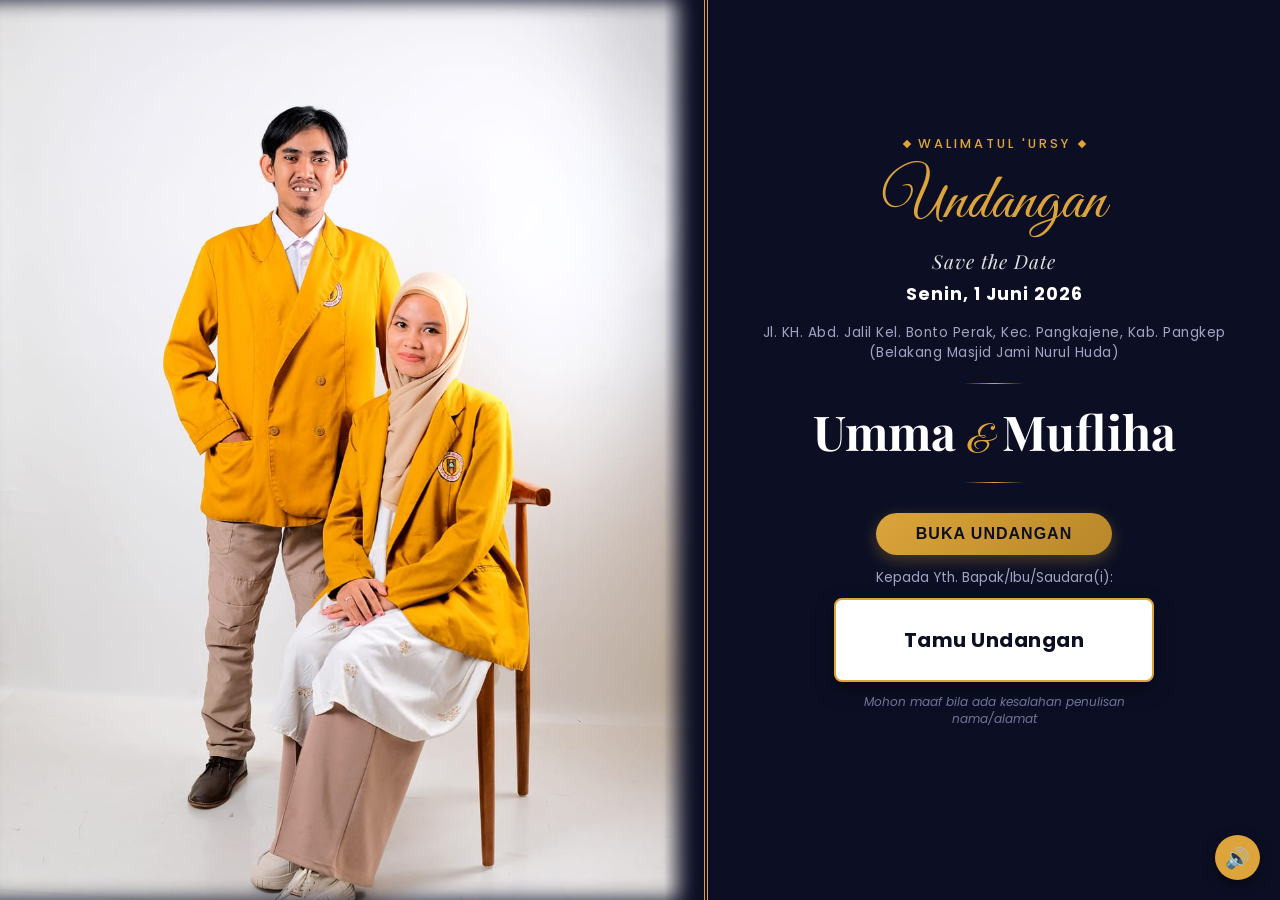
<file: index.html>
<!DOCTYPE html>
<html lang="id">
  <head>
    <meta charset="UTF-8">
    <meta name="viewport" content="width=device-width, initial-scale=1.0">
    <title>Undangan Pernikahan - Umma & Mufliha</title>
    <link rel="stylesheet" href="./css/style.css">
  </head>
  <body>
    <div class="container">
      <div class="hero">
        <div class="image-wrapper"></div>
        <div class="overlay">
          <div class="cultural-badge">
            <span class="diamond"></span>
            <span class="badge-text">Walimatul 'Ursy</span>
            <span class="diamond"></span>
          </div>
          
          <h2 class="subtitle gold-text">Undangan</h2>
          <h3 class="save-the-date">Save the Date</h3>
          <p class="date-text">Senin, 1 Juni 2026</p>
          <p class="location-text">Jl. KH. Abd. Jalil Kel. Bonto Perak, Kec. Pangkajene, Kab. Pangkep
          (Belakang Masjid Jami Nurul Huda)</p>
          
          <div class="line-divider"></div>
          <h1 class="title">Umma <span class="and-symbol">&</span> Mufliha</h1>
          <div class="line-divider"></div>
          
          <div class="invitation-box">
             <button id="openBtn">Buka Undangan</button>
            <p class="to">Kepada Yth. Bapak/Ibu/Saudara(i):</p>
            <div class="guest-name-box">
              <p class="name" id="guestName">Tamu Undangan</p>
            </div>
            <p class="apology">Mohon maaf bila ada kesalahan penulisan nama/alamat</p>
          </div>
        </div>
      </div>
    </div>

    <button id="soundToggle">🔊</button>
    
    <script src="./Index.js"></script>
    <script>
      function getQueryParam(param) {
        const urlParams = new URLSearchParams(window.location.search);
        return urlParams.get(param);
      }

      const namaTamu = getQueryParam("to");
      const elemenNama = document.getElementById("guestName");
      
      if (namaTamu) {
        const namaFormatted = decodeURIComponent(namaTamu.replace(/\+/g, " "));
        elemenNama.textContent = namaFormatted;
      } else {
        elemenNama.textContent = "Tamu Undangan";
      }
    </script>
  </body>
</html>
</file>
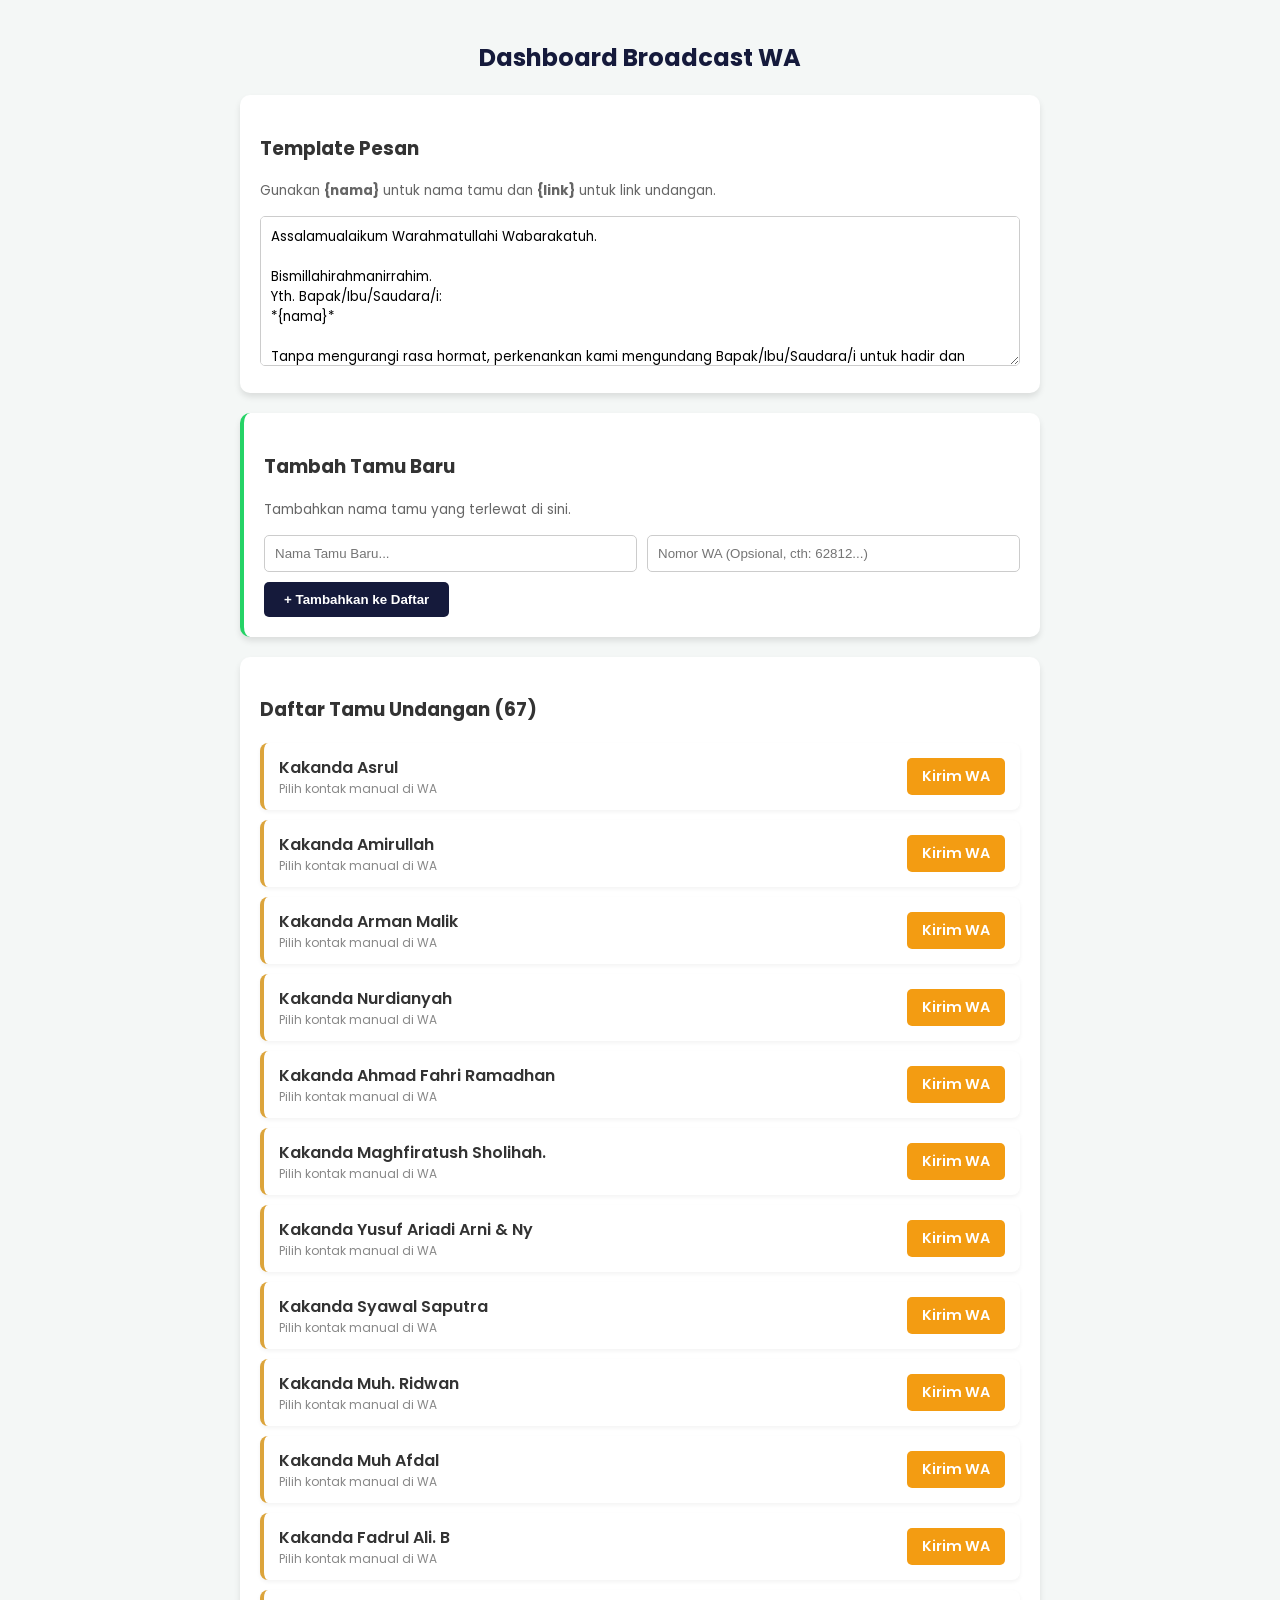
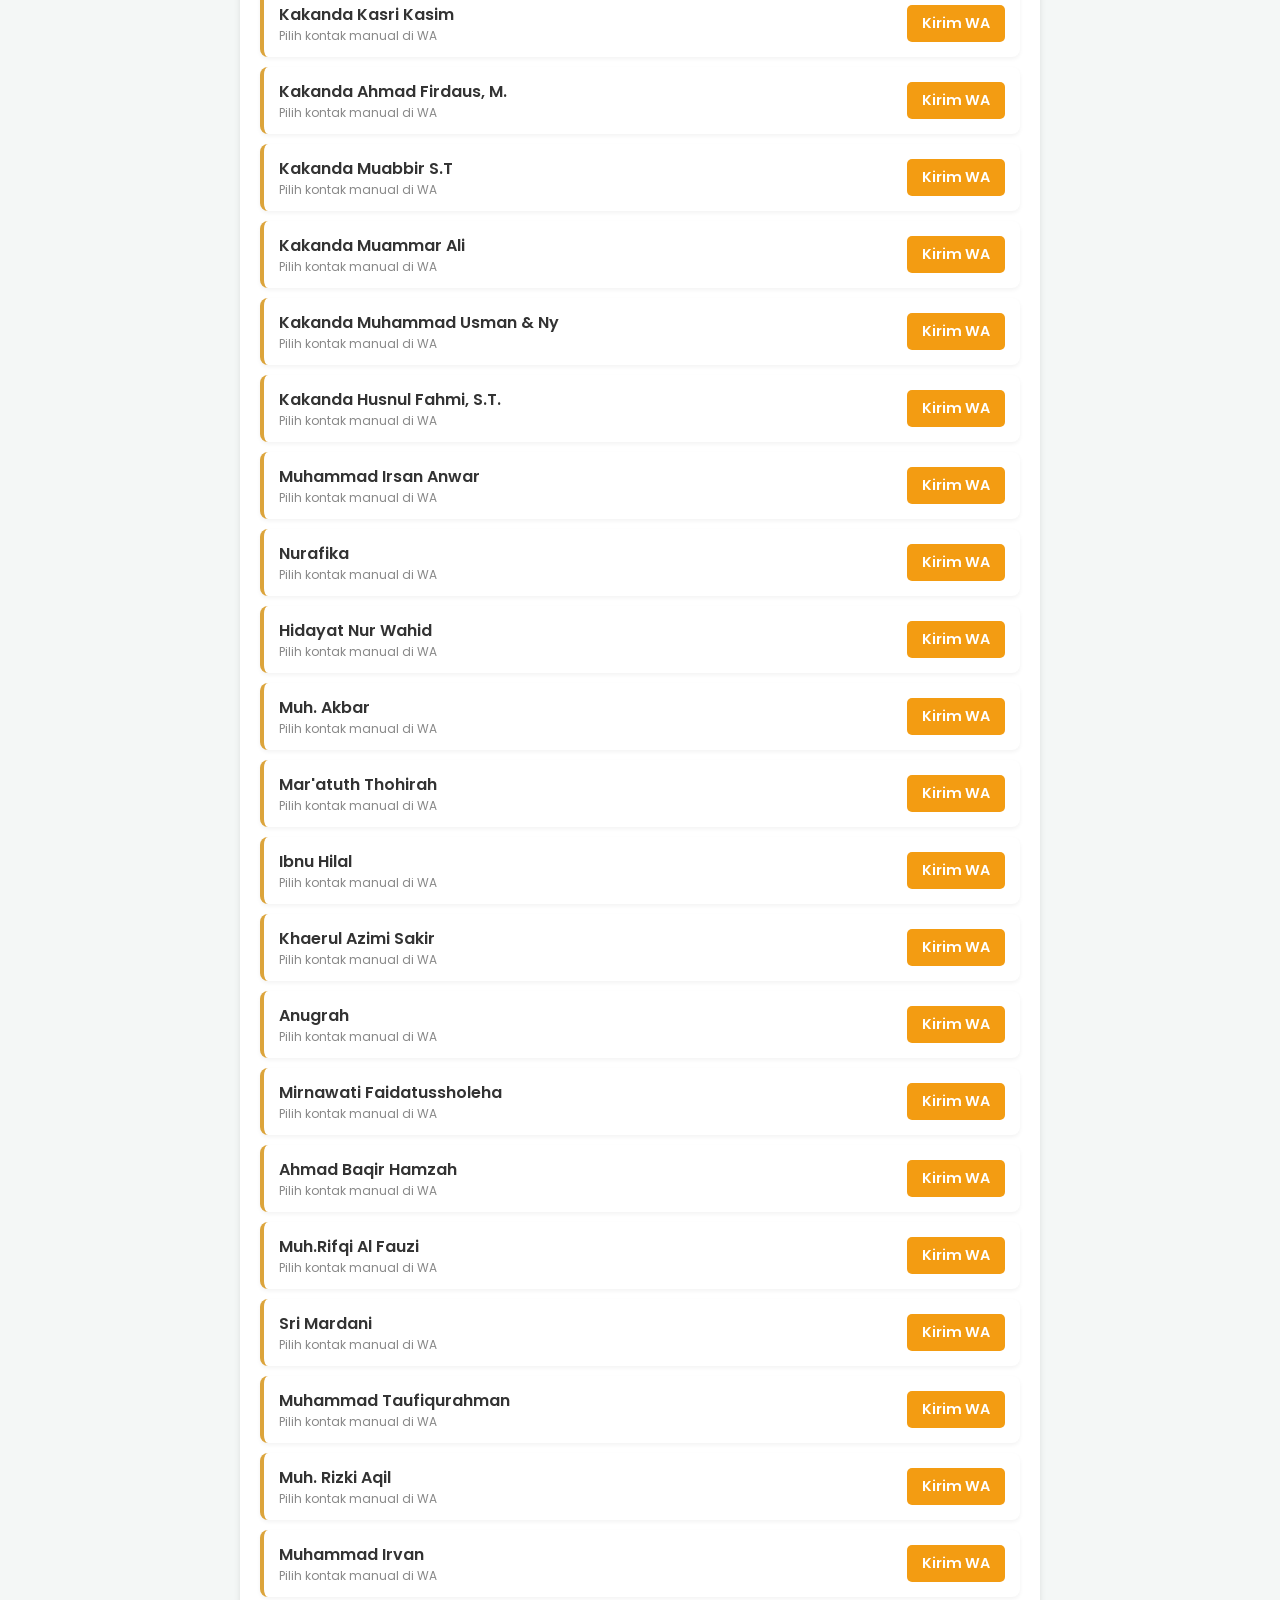
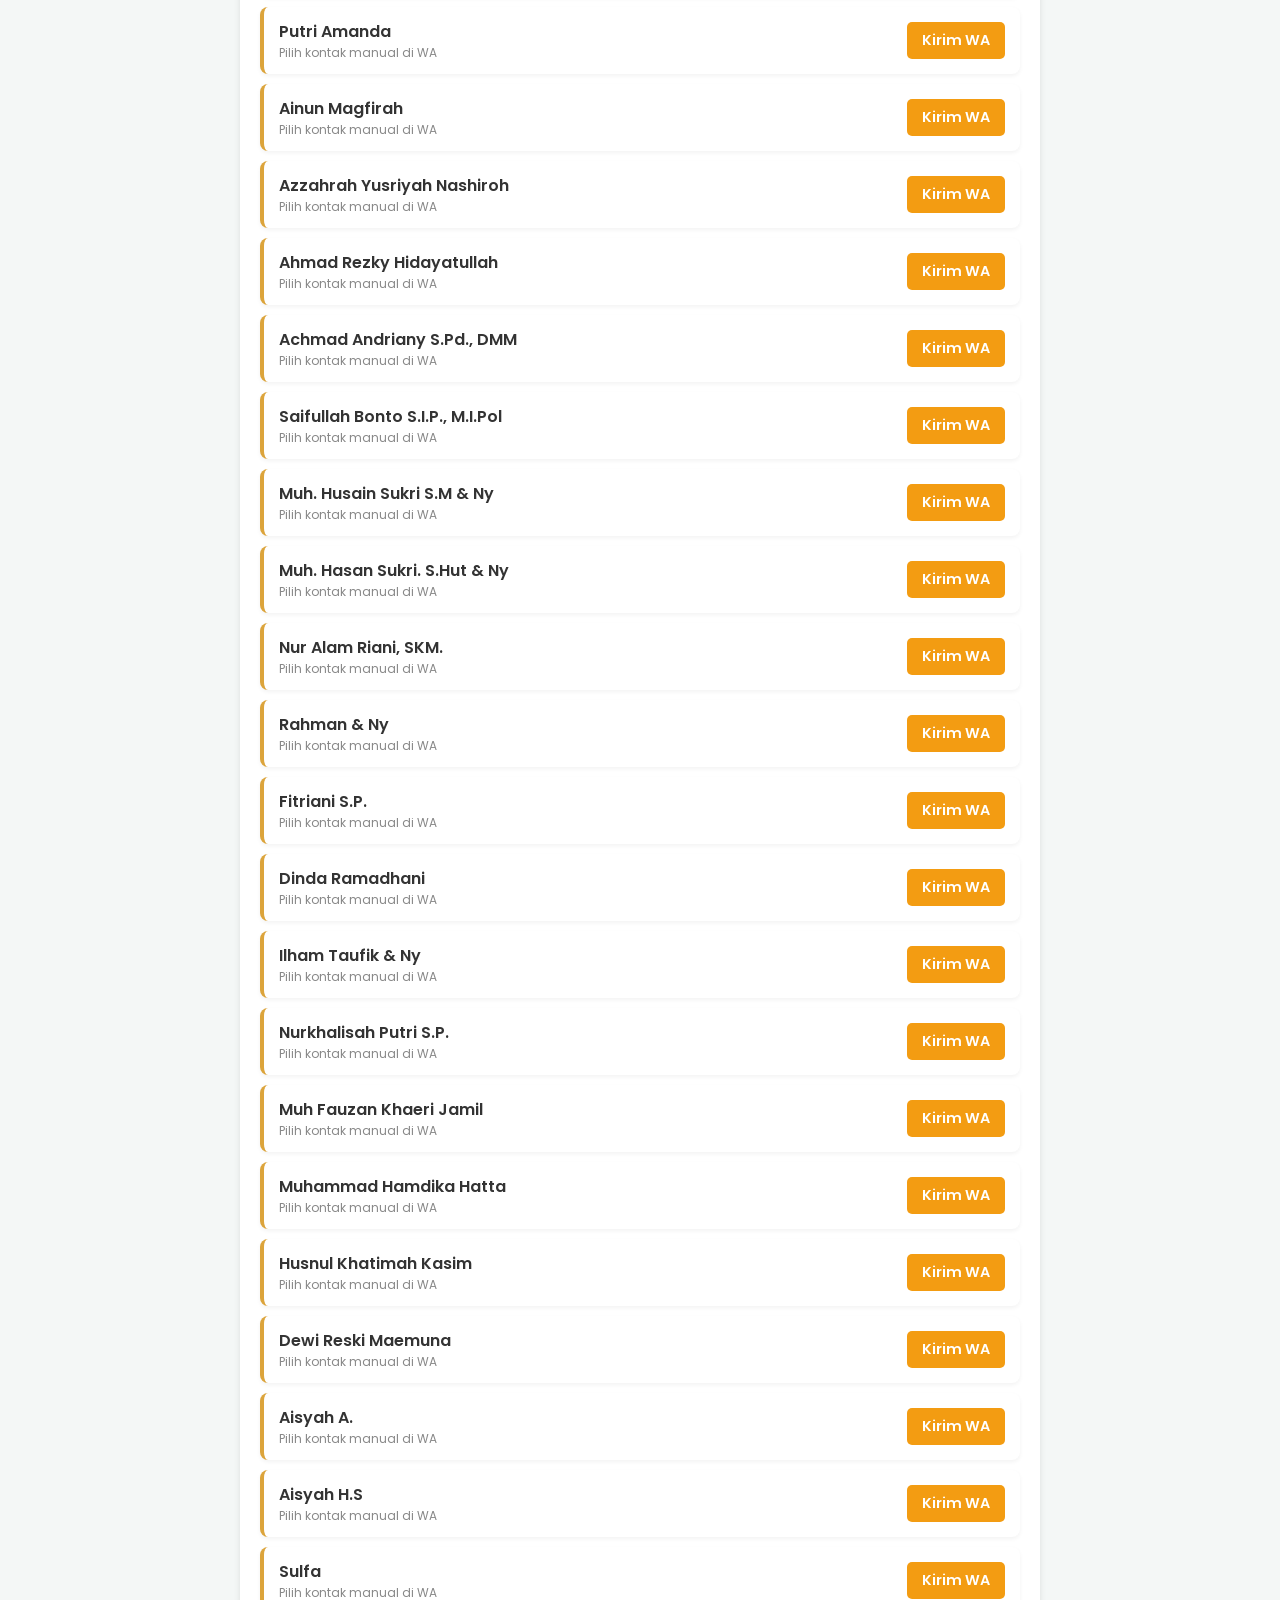
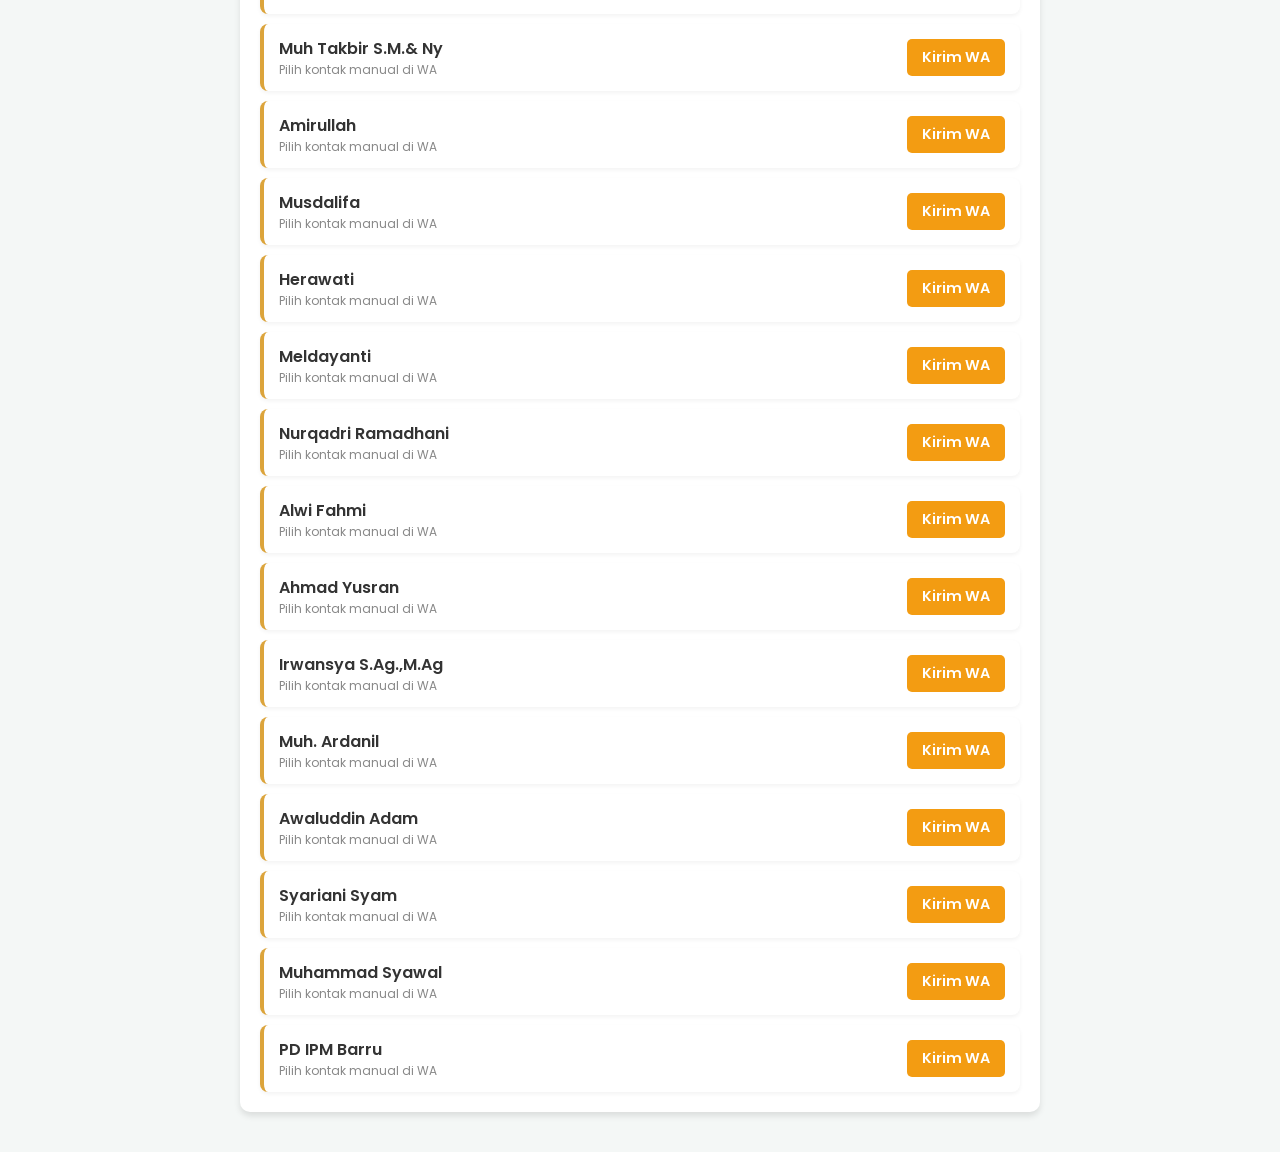
<file: broadcast.html>
<!DOCTYPE html>
<html lang="id">
<head>
  <meta charset="UTF-8">
  <meta name="viewport" content="width=device-width, initial-scale=1.0">
  <title>Generator Broadcast WA - Umma & Mufliha</title>
  <link href="https://fonts.googleapis.com/css2?family=Poppins:wght@400;600&display=swap" rel="stylesheet">
  <style>
    body {
      font-family: 'Poppins', sans-serif;
      background-color: #f4f7f6;
      color: #333;
      padding: 20px;
      max-width: 800px;
      margin: 0 auto;
    }
    h2 { color: #151a3b; text-align: center; }
    .card {
      background: white;
      padding: 20px;
      border-radius: 10px;
      box-shadow: 0 4px 6px rgba(0,0,0,0.1);
      margin-bottom: 20px;
    }
    textarea {
      width: 100%;
      height: 150px;
      padding: 10px;
      border: 1px solid #ccc;
      border-radius: 5px;
      font-family: inherit;
      resize: vertical;
      box-sizing: border-box;
    }
    .guest-list {
      display: flex;
      flex-direction: column;
      gap: 10px;
    }
    .guest-item {
      display: flex;
      justify-content: space-between;
      align-items: center;
      background: #fff;
      padding: 12px 15px;
      border-radius: 8px;
      border-left: 4px solid #dca43b;
      box-shadow: 0 2px 4px rgba(0,0,0,0.05);
    }
    .guest-name { font-weight: 600; }
    .btn-send {
      background-color: #25D366;
      color: white;
      border: none;
      padding: 8px 15px;
      border-radius: 5px;
      cursor: pointer;
      font-weight: 600;
      text-decoration: none;
      font-size: 0.9rem;
      text-align: center;
    }
    .btn-send.manual {
      background-color: #f39c12;
    }
    .info { font-size: 0.85rem; color: #666; margin-bottom: 15px; }
    .input-group {
      display: flex;
      gap: 10px;
      margin-bottom: 10px;
    }
    .input-group input {
      flex: 1;
      padding: 10px;
      border-radius: 5px;
      border: 1px solid #ccc;
    }
    .btn-add {
      background-color: #151a3b;
      color: white;
      border: none;
      padding: 10px 20px;
      border-radius: 5px;
      cursor: pointer;
      font-weight: 600;
    }
    @media (max-width: 600px) {
      .input-group { flex-direction: column; }
      .guest-item { flex-direction: column; align-items: flex-start; gap: 10px; }
      .btn-send { width: 100%; }
    }
  </style>
</head>
<body>

  <h2>Dashboard Broadcast WA</h2>
  
  <div class="card">
    <h3>Template Pesan</h3>
    <p class="info">Gunakan <strong>{nama}</strong> untuk nama tamu dan <strong>{link}</strong> untuk link undangan.</p>
    <textarea id="templateMessage">Assalamualaikum Warahmatullahi Wabarakatuh.

Bismillahirahmanirrahim.
Yth. Bapak/Ibu/Saudara/i:
*{nama}*

Tanpa mengurangi rasa hormat, perkenankan kami mengundang Bapak/Ibu/Saudara/i untuk hadir dan memberikan doa restu pada acara pernikahan kami.

Detail acara dapat dilihat melalui tautan undangan berikut:
{link}

Merupakan suatu kehormatan dan kebahagiaan bagi kami apabila Bapak/Ibu/Saudara/i berkenan hadir.

Wassalamualaikum Warahmatullahi Wabarakatuh.
Hormat kami,
*Umma & Mufliha*</textarea>
  </div>

  <div class="card" style="border-left: 4px solid #25D366;">
    <h3>Tambah Tamu Baru</h3>
    <p class="info">Tambahkan nama tamu yang terlewat di sini.</p>
    <div class="input-group">
      <input type="text" id="newGuestName" placeholder="Nama Tamu Baru...">
      <input type="text" id="newGuestWa" placeholder="Nomor WA (Opsional, cth: 62812...)">
    </div>
    <button class="btn-add" onclick="addGuest()">+ Tambahkan ke Daftar</button>
  </div>

  <div class="card">
    <h3>Daftar Tamu Undangan (<span id="totalTamu">0</span>)</h3>
    <div class="guest-list" id="guestList"></div>
  </div>

  <script>
    // 1. Data bawaan (67 Tamu)
    const tamuDefault = [
      { nama: "Kakanda Asrul", wa: "" }, { nama: "Kakanda Amirullah", wa: "" },
      { nama: "Kakanda Arman Malik", wa: "" }, { nama: "Kakanda Nurdianyah", wa: "" },
      { nama: "Kakanda Ahmad Fahri Ramadhan", wa: "" }, { nama: "Kakanda Maghfiratush Sholihah.", wa: "" },
      { nama: "Kakanda Yusuf Ariadi Arni & Ny", wa: "" }, { nama: "Kakanda Syawal Saputra", wa: "" },
      { nama: "Kakanda Muh. Ridwan", wa: "" }, { nama: "Kakanda Muh Afdal", wa: "" },
      { nama: "Kakanda Fadrul Ali. B", wa: "" }, { nama: "Kakanda Kasri Kasim", wa: "" },
      { nama: "Kakanda Ahmad Firdaus, M.", wa: "" }, { nama: "Kakanda Muabbir S.T", wa: "" },
      { nama: "Kakanda Muammar Ali", wa: "" }, { nama: "Kakanda Muhammad Usman & Ny", wa: "" },
      { nama: "Kakanda Husnul Fahmi, S.T.", wa: "" }, { nama: "Muhammad Irsan Anwar", wa: "" },
      { nama: "Nurafika", wa: "" }, { nama: "Hidayat Nur Wahid", wa: "" },
      { nama: "Muh. Akbar", wa: "" }, { nama: "Mar'atuth Thohirah", wa: "" },
      { nama: "Ibnu Hilal", wa: "" }, { nama: "Khaerul Azimi Sakir", wa: "" },
      { nama: "Anugrah", wa: "" }, { nama: "Mirnawati Faidatussholeha", wa: "" },
      { nama: "Ahmad Baqir Hamzah", wa: "" }, { nama: "Muh.Rifqi Al Fauzi", wa: "" },
      { nama: "Sri Mardani", wa: "" }, { nama: "Muhammad Taufiqurahman", wa: "" },
      { nama: "Muh. Rizki Aqil", wa: "" }, { nama: "Muhammad Irvan", wa: "" },
      { nama: "Putri Amanda", wa: "" }, { nama: "Ainun Magfirah", wa: "" },
      { nama: "Azzahrah Yusriyah Nashiroh", wa: "" }, { nama: "Ahmad Rezky Hidayatullah", wa: "" },
      { nama: "Achmad Andriany S.Pd., DMM", wa: "" }, { nama: "Saifullah Bonto S.I.P., M.I.Pol", wa: "" },
      { nama: "Muh. Husain Sukri S.M & Ny", wa: "" }, { nama: "Muh. Hasan Sukri. S.Hut & Ny", wa: "" },
      { nama: "Nur Alam Riani, SKM.", wa: "" }, { nama: "Rahman & Ny", wa: "" },
      { nama: "Fitriani S.P.", wa: "" }, { nama: "Dinda Ramadhani", wa: "" },
      { nama: "Ilham Taufik & Ny", wa: "" }, { nama: "Nurkhalisah Putri S.P.", wa: "" },
      { nama: "Muh Fauzan Khaeri Jamil", wa: "" }, { nama: "Muhammad Hamdika Hatta", wa: "" },
      { nama: "Husnul Khatimah Kasim", wa: "" }, { nama: "Dewi Reski Maemuna", wa: "" },
      { nama: "Aisyah A.", wa: "" }, { nama: "Aisyah H.S", wa: "" },
      { nama: "Sulfa", wa: "" }, { nama: "Muh Takbir S.M.& Ny", wa: "" },
      { nama: "Amirullah", wa: "" }, { nama: "Musdalifa", wa: "" },
      { nama: "Herawati", wa: "" }, { nama: "Meldayanti", wa: "" },
      { nama: "Nurqadri Ramadhani", wa: "" }, { nama: "Alwi Fahmi", wa: "" },
      { nama: "Ahmad Yusran", wa: "" }, { nama: "Irwansya S.Ag.,M.Ag", wa: "" },
      { nama: "Muh. Ardanil", wa: "" }, { nama: "Awaluddin Adam", wa: "" },
      { nama: "Syariani Syam", wa: "" }, { nama: "Muhammad Syawal", wa: "" },
      { nama: "PD IPM Barru", wa: "" }
    ];

    // 2. Ambil data tamu tambahan dari Local Storage (jika ada)
    let tamuTambahan = JSON.parse(localStorage.getItem("tamuTambahan")) || [];
    
    // 3. Gabungkan data bawaan dan data tambahan
    let tamu = [...tamuDefault, ...tamuTambahan];

    const baseUrl = "https://syawal07.github.io/wedding-ummamufliha/?to=";
    const guestListContainer = document.getElementById("guestList");

    function renderGuests() {
      guestListContainer.innerHTML = "";
      const template = document.getElementById("templateMessage").value;

      tamu.forEach((guest, index) => {
        const encodedNameUrl = encodeURIComponent(guest.nama);
        const linkUndangan = baseUrl + encodedNameUrl;

        let pesanText = template.replace(/{nama}/g, guest.nama).replace(/{link}/g, linkUndangan);
        const encodedMessage = encodeURIComponent(pesanText);
        
        let waLink = guest.wa && guest.wa.trim() !== "" 
          ? `https://wa.me/${guest.wa}?text=${encodedMessage}` 
          : `https://wa.me/?text=${encodedMessage}`;

        const div = document.createElement("div");
        div.className = "guest-item";
        
        // Tambahkan tombol "Hapus" hanya untuk tamu tambahan (bukan default)
        let deleteBtn = index >= tamuDefault.length 
          ? `<button onclick="deleteGuest(${index})" style="margin-left:10px; background:transparent; border:none; color:red; cursor:pointer; font-weight:bold;">X</button>` 
          : '';

        div.innerHTML = `
          <div style="display: flex; flex-direction: column;">
            <span class="guest-name">${guest.nama} ${deleteBtn}</span>
            <span style="font-size: 0.75rem; color: #888;">${guest.wa ? '+' + guest.wa : 'Pilih kontak manual di WA'}</span>
          </div>
          <a href="${waLink}" target="_blank" class="btn-send ${!guest.wa ? 'manual' : ''}">
            ${guest.wa ? 'Kirim Langsung' : 'Kirim WA'}
          </a>
        `;
        guestListContainer.appendChild(div);
      });
      document.getElementById("totalTamu").innerText = tamu.length;
    }

    function addGuest() {
      const nameInput = document.getElementById("newGuestName");
      const waInput = document.getElementById("newGuestWa");
      
      const newName = nameInput.value.trim();
      const newWa = waInput.value.trim();

      if (newName === "") {
        alert("Nama tamu tidak boleh kosong!");
        return;
      }

      // Tambahkan ke array tamu tambahan
      tamuTambahan.push({ nama: newName, wa: newWa });
      
      // Simpan ke Local Storage
      localStorage.setItem("tamuTambahan", JSON.stringify(tamuTambahan));
      
      // Perbarui array utama
      tamu = [...tamuDefault, ...tamuTambahan];

      nameInput.value = "";
      waInput.value = "";
      
      renderGuests();
    }

    // Fitur baru: Menghapus tamu tambahan
    function deleteGuest(index) {
      if(confirm("Hapus tamu ini dari daftar?")) {
        const indexTambahan = index - tamuDefault.length;
        tamuTambahan.splice(indexTambahan, 1);
        localStorage.setItem("tamuTambahan", JSON.stringify(tamuTambahan));
        tamu = [...tamuDefault, ...tamuTambahan];
        renderGuests();
      }
    }

    renderGuests();
    document.getElementById("templateMessage").addEventListener("input", renderGuests);
  </script>

</body>
</html>
</file>
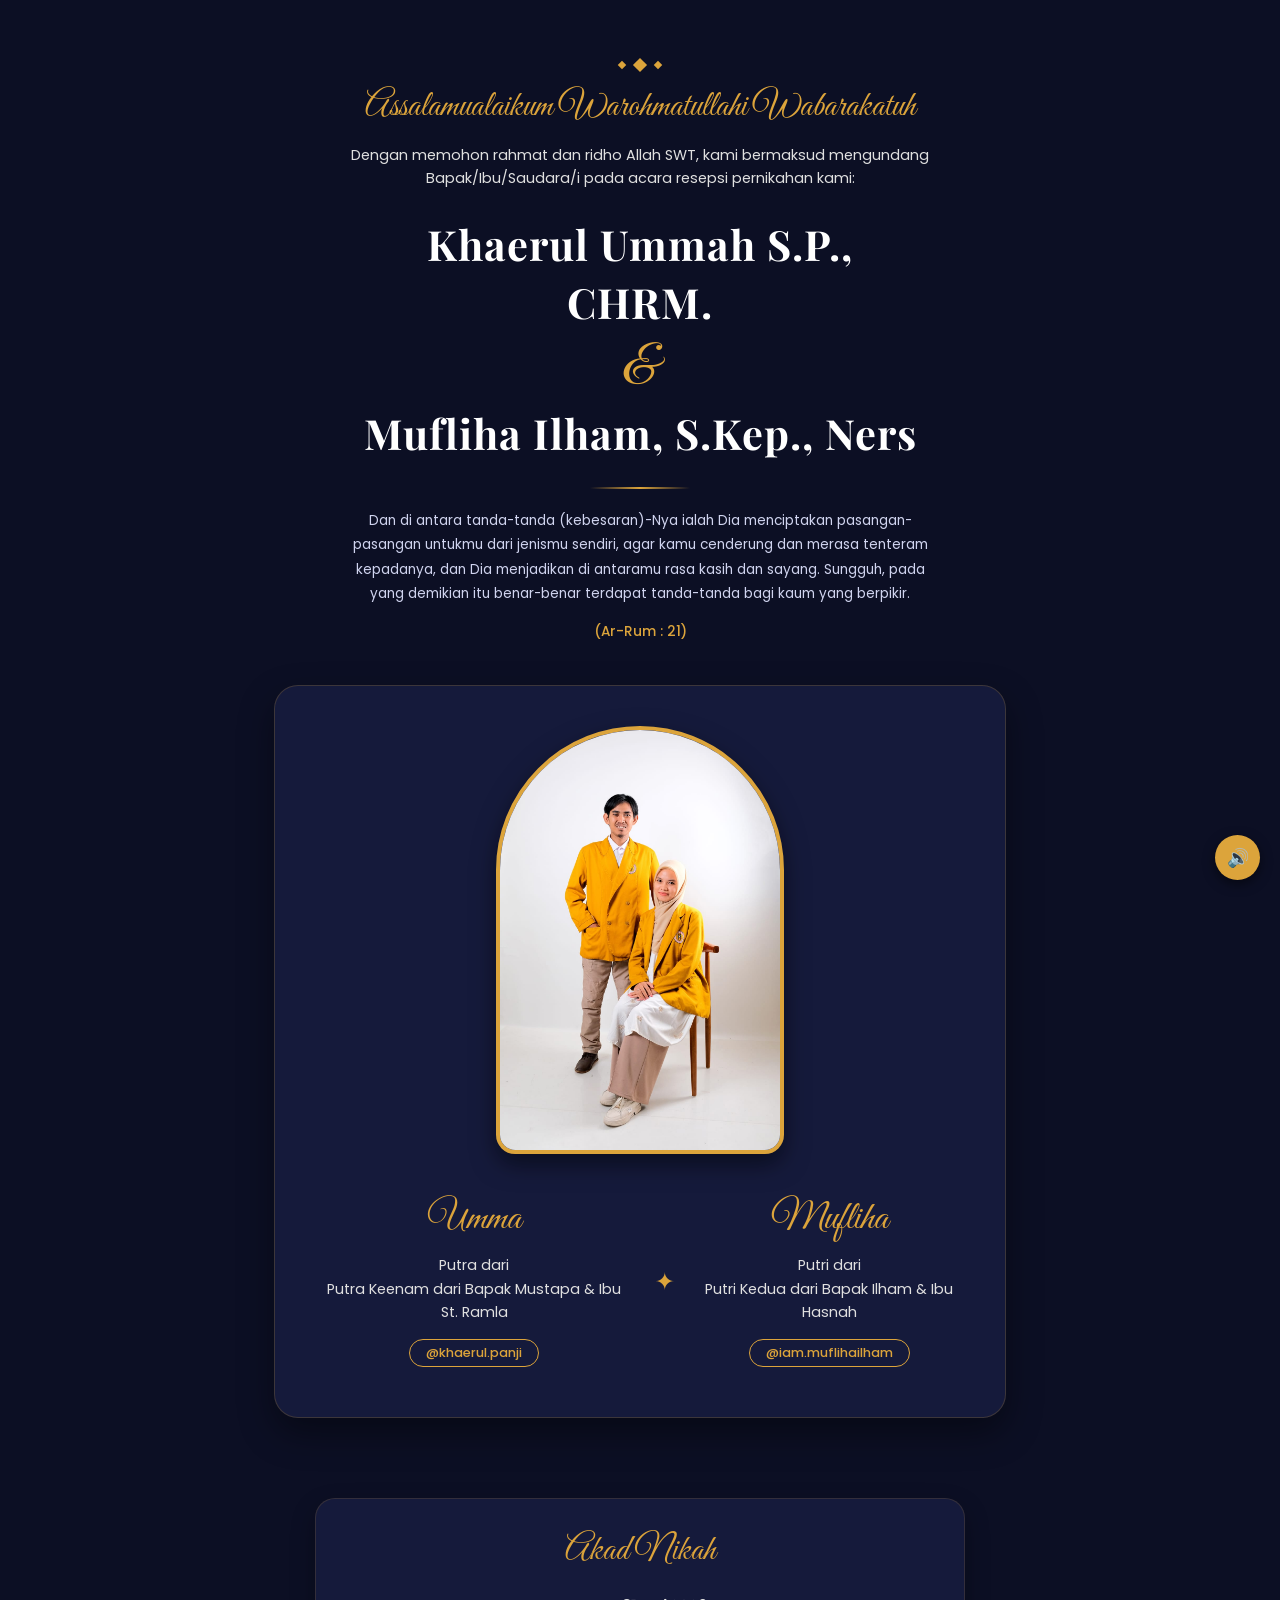
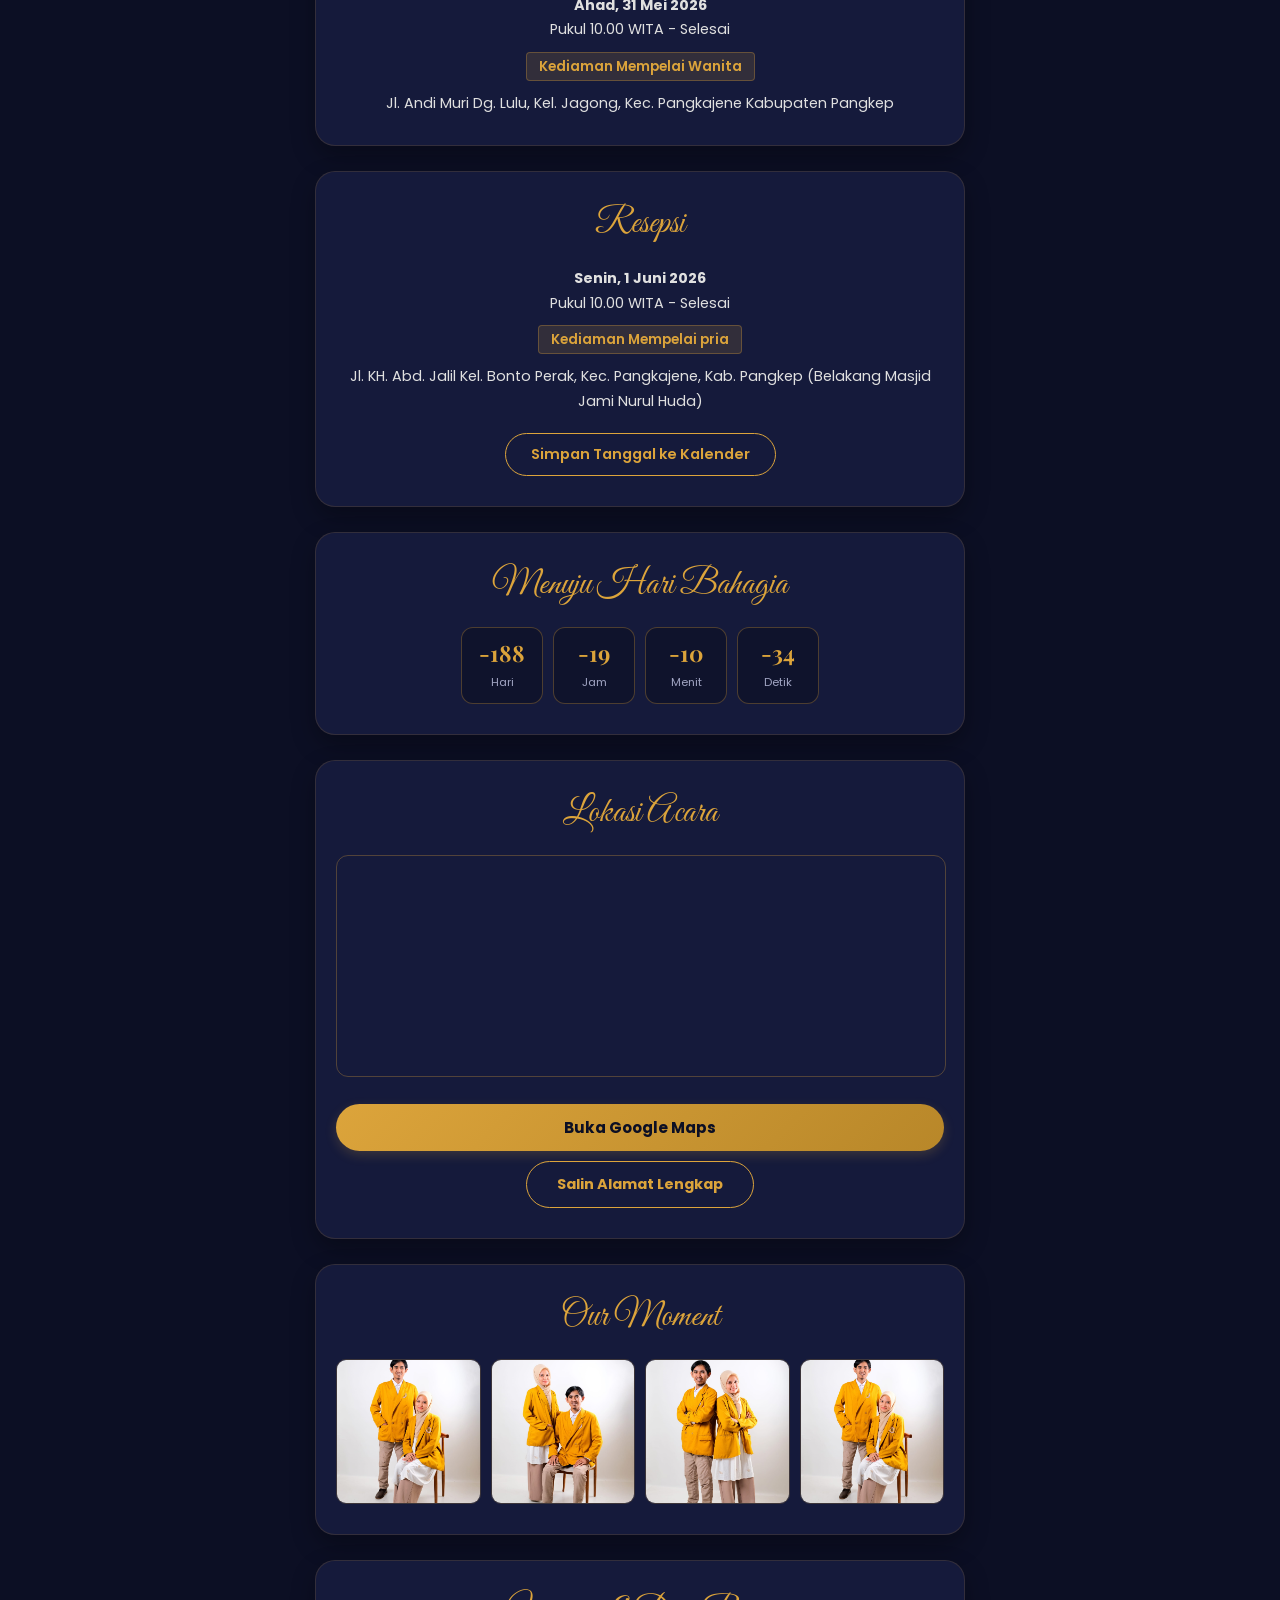
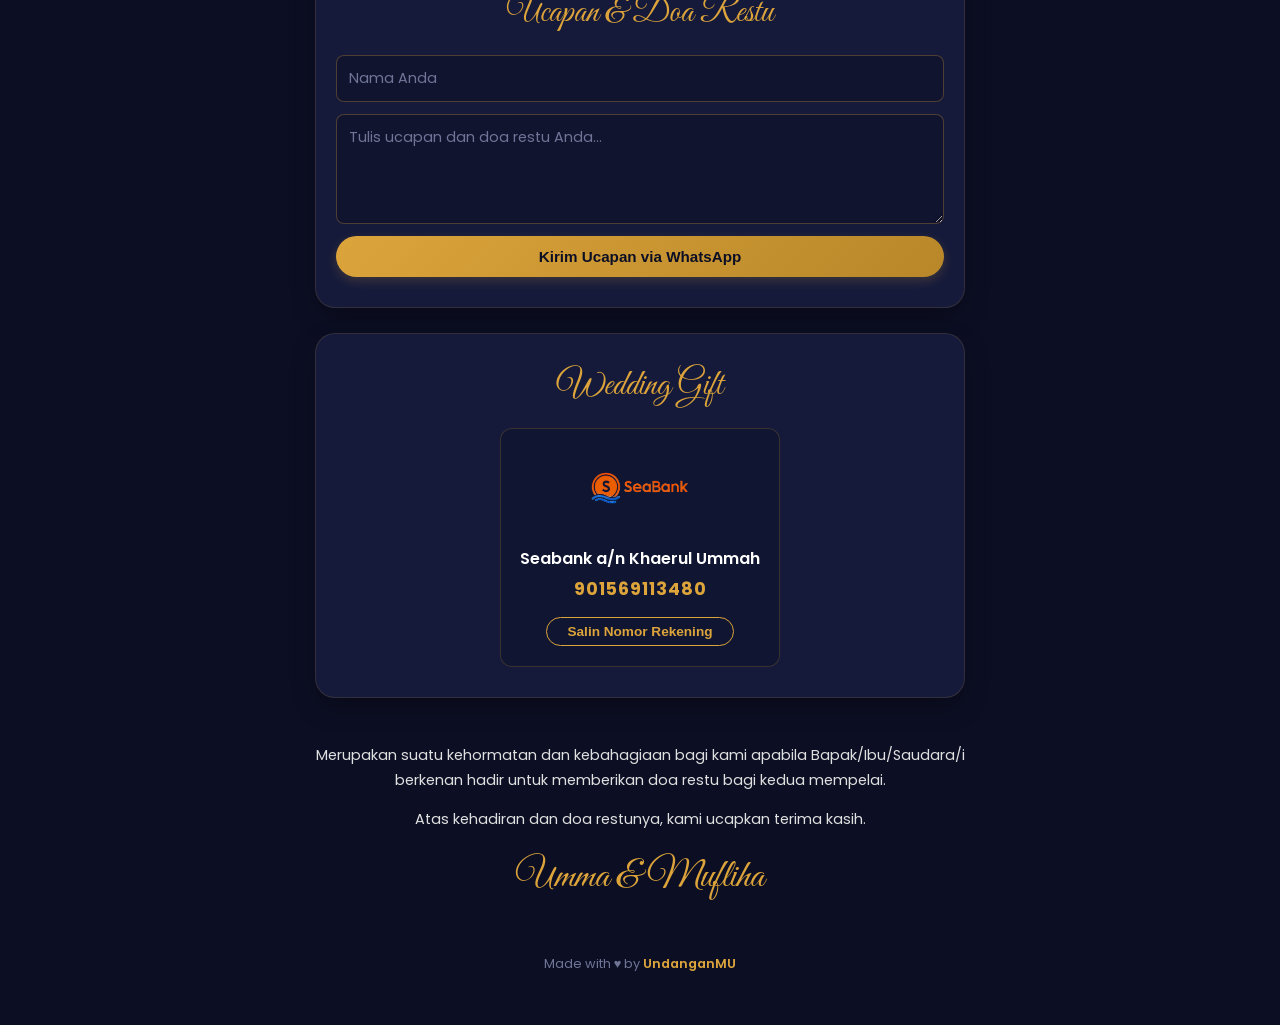
<file: invitation.html>
<!doctype html>
<html lang="id">
  <head>
    <meta charset="UTF-8" />
    <meta name="viewport" content="width=device-width, initial-scale=1.0" />
    <title>Undangan Pernikahan - Umma & Mufliha</title>
    <link rel="stylesheet" href="./css/invitation.css" />
  </head>
  <body>
    <div id="preloader">
      <div class="preloader-content">
        <div class="preloader-initials">Umma & mufliha</div>
        <div class="preloader-line"></div>
      </div>
    </div>
    <div class="main-invitation">
      <div class="text-box">
        <div class="cultural-ornament">
          <span class="diamond-dot"></span>
          <span class="diamond-dot large"></span>
          <span class="diamond-dot"></span>
        </div>
        <p class="greeting">Assalamualaikum Warohmatullahi Wabarakatuh</p>
        <p class="invitation-text">
          Dengan memohon rahmat dan ridho Allah SWT, kami bermaksud mengundang
          Bapak/Ibu/Saudara/i pada acara resepsi pernikahan kami:
        </p>

        <div class="wedding-title">
          <div class="groom-name anim-pop" style="animation-delay: 0.8s">
            Khaerul Ummah S.P., CHRM.
          </div>
          <div class="and-symbol anim-pop" style="animation-delay: 1s">&</div>
          <div class="bride-name anim-pop" style="animation-delay: 1.2s">
            Mufliha Ilham, S.Kep., Ners
          </div>
        </div>

        <div class="line-separator"></div>

        <p class="quote">
          Dan di antara tanda-tanda (kebesaran)-Nya ialah Dia menciptakan
          pasangan-pasangan untukmu dari jenismu sendiri, agar kamu cenderung
          dan merasa tenteram kepadanya, dan Dia menjadikan di antaramu rasa
          kasih dan sayang. Sungguh, pada yang demikian itu benar-benar terdapat
          tanda-tanda bagi kaum yang berpikir.
        </p>
        <p class="surah">(Ar-Rum : 21)</p>
      </div>

      <div class="invitation-section">
        <div class="photo-container">
          <img
            src="./assets/fotoumma.jpeg"
            alt="Foto Pasangan"
            class="invitation-photo"
          />
        </div>

        <div class="profiles-wrapper">
          <div class="profile-card">
            <h2 class="name gold">Umma</h2>
            <p class="desc">
              Putra dari<br />
              Putra Keenam dari Bapak Mustapa & Ibu St. Ramla
            </p>
            <div class="instagram-tag">@khaerul.panji</div>
          </div>

          <div class="cultural-center-icon">✦</div>

          <div class="profile-card">
            <h2 class="name gold">Mufliha</h2>
            <p class="desc">
              Putri dari<br />
              Putri Kedua dari Bapak Ilham & Ibu Hasnah
            </p>
            <div class="instagram-tag">@iam.muflihailham</div>
          </div>
        </div>
      </div>
    </div>

    <div class="events-container">
      <div class="section-card">
        <h2 class="heading-event">Akad Nikah</h2>
        <p class="event-detail">
          <strong>Ahad, 31 Mei 2026</strong><br />
          Pukul 10.00 WITA - Selesai<br />
          <span class="location-badge">Kediaman Mempelai Wanita</span><br />
          Jl. Andi Muri Dg. Lulu, Kel. Jagong, Kec. Pangkajene Kabupaten Pangkep
        </p>
      </div>

      <div class="section-card">
        <h2 class="heading-event">Resepsi</h2>
        <p class="event-detail">
          <strong>Senin, 1 Juni 2026</strong><br />
          Pukul 10.00 WITA - Selesai<br />
          <span class="location-badge">Kediaman Mempelai pria</span><br />
          Jl. KH. Abd. Jalil Kel. Bonto Perak, Kec. Pangkajene, Kab. Pangkep
          (Belakang Masjid Jami Nurul Huda)
        </p>
        <a
          class="calendar-button"
          href="https://calendar.google.com/calendar/render?action=TEMPLATE&text=Pernikahan%20Khaerul%20Ummah%20%26%20Mufliha%20Ilham&dates=20260531T020000Z%2F20260531T070000Z&details=Menghadiri%20acara%20Akad%20%26%20Resepsi%20Pernikahan%20Khaerul%20Ummah%20%26%20Mufliha%20Ilham&location=Jl.%20KH.%20Abd.%20Jalil%20Kel.%20Bonto%20Perak%2C%20Kec.%20Pangkajene%2C%20Kab.%20Pangkep%20%28Belakang%20Masjid%20Jami%20Nurul%20Huda%29"
          target="_blank"
          >Simpan Tanggal ke Kalender</a
        >
      </div>

      <!-- <div class="section-card">
        <h2 class="heading-event">Marola (Mappasiara)</h2>
        <p class="event-detail">
          Acara kunjungan balasan pengantin wanita ke kediaman mempelai pria sesuai dengan adat budaya Sulawesi Selatan yang akan diinfokan lebih lanjut.
        </p>
      </div> -->

      <div class="section-card">
        <h2 class="heading-event">Menuju Hari Bahagia</h2>
        <div class="countdown">
          <div><span id="days">00</span><small>Hari</small></div>
          <div><span id="hours">00</span><small>Jam</small></div>
          <div><span id="minutes">00</span><small>Menit</small></div>
          <div><span id="seconds">00</span><small>Detik</small></div>
        </div>
      </div>

      <div class="section-card">
        <h2 class="heading-event">Lokasi Acara</h2>
        <iframe
          class="map"
          src="https://maps.google.com/maps?q=Masjid%20Jami%20Nurul%20Huda%20Pangkajene&t=&z=15&ie=UTF8&iwloc=&output=embed"
          allowfullscreen=""
          loading="lazy"
        ></iframe>
        <a class="map-button" href="https://maps.google.com" target="_blank"
          >Buka Google Maps</a
        >
        <button
          class="copy-address-button"
          onclick="
            navigator.clipboard
              .writeText(
                'Jl. KH. Abd. Jalil Kel. Bonto Perak, Kec. Pangkajene, Kab. Pangkep',
              )
              .then(() => alert('Alamat lengkap berhasil disalin!'))
          "
        >
          Salin Alamat Lengkap
        </button>
      </div>

      <div class="moment-section">
        <h2 class="heading-event">Our Moment</h2>
        <div class="gallery">
          <div class="gallery-item">
            <img src="./assets/fotoumma.jpeg" alt="Gallery 1" />
          </div>
          <div class="gallery-item">
            <img src="./assets/fotoumma2.jpeg" alt="Gallery 2" />
          </div>
          <div class="gallery-item">
            <img src="./assets/fotoumma3.jpeg" alt="Gallery 3" />
          </div>
          <div class="gallery-item">
            <img src="./assets/fotoumma.jpeg" alt="Gallery 1" />
          </div>
        </div>
      </div>

      <div class="rsvp-section">
        <h2 class="heading-event">Ucapan & Doa Restu</h2>
        <form id="rsvpForm">
          <input type="text" id="name" placeholder="Nama Anda" required />
          <textarea
            id="message"
            rows="4"
            placeholder="Tulis ucapan dan doa restu Anda..."
            required
          ></textarea>
          <button type="submit">Kirim Ucapan via WhatsApp</button>
        </form>
      </div>

      <div class="gift-section">
        <h2 class="heading-event">Wedding Gift</h2>
        <div class="gift-list">
          <div class="gift-item">
            <img src="./assets/seabank.png" alt="Seabank" class="bank-logo" />
            <div class="bank-info">
              <p class="bank-name">Seabank a/n Khaerul Ummah</p>
              <p class="account-number" id="rek1">901569113480</p>
              <button onclick="copyRekening('rek1')">
                Salin Nomor Rekening
              </button>
            </div>
          </div>
        </div>
      </div>

      <div class="closing-card">
        <p>
          Merupakan suatu kehormatan dan kebahagiaan bagi kami apabila
          Bapak/Ibu/Saudara/i berkenan hadir untuk memberikan doa restu bagi
          kedua mempelai.
        </p>
        <p>Atas kehadiran dan doa restunya, kami ucapkan terima kasih.</p>
        <div class="closing-names">Umma & Mufliha</div>
      </div>

      <footer class="site-footer">
        <p>Made with ♥ by <span>UndanganMU</span></p>
      </footer>
    </div>

    <audio id="bgMusic" loop>
      <source src="assets/audio.mp3" type="audio/mpeg" />
    </audio>
    <button id="soundToggle">🔊</button>

    <script src="./Index.js"></script>
  </body>
</html>
</file>
<file: css/style.css>
@import url('https://fonts.googleapis.com/css2?family=Great+Vibes&family=Playfair+Display:ital,wght@0,400;0,700;1,400&family=Poppins:wght@300;400;500;600;700&display=swap');

body, html {
  margin: 0;
  padding: 0;
  font-family: 'Poppins', sans-serif;
  background-color: #0c0f24;
  color: #fff;
  height: 100%;
}

.container {
  width: 100%;
  height: 100vh;
  overflow-y: auto;
  overflow-x: hidden;
}

.hero {
  display: flex;
  flex-direction: column;
  min-height: 100vh;
  width: 100%;
}

.image-wrapper {
  width: 100%;
  height: 45vh;
  background-image: url('../assets/fotoumma.jpeg');
  background-size: cover;
  background-position: center 25%;
  position: relative;
  box-shadow: inset 0 -20px 20px #0c0f24;
}

.image-wrapper::after {
  content: '';
  position: absolute;
  bottom: 0;
  left: 0;
  width: 100%;
  height: 40px;
  background: linear-gradient(to top, #0c0f24, transparent);
}

.overlay {
  background-color: #0c0f24;
  padding: 30px 20px 50px 20px;
  text-align: center;
  flex: 1;
  display: flex;
  flex-direction: column;
  align-items: center;
  justify-content: flex-start;
  border-top: 4px double #dca43b;
  position: relative;
}

.cultural-badge {
  display: flex;
  align-items: center;
  gap: 8px;
  margin-bottom: 10px;
}

.cultural-badge .badge-text {
  font-size: 0.8rem;
  text-transform: uppercase;
  letter-spacing: 3px;
  color: #dca43b;
  font-weight: 500;
}

.cultural-badge .diamond {
  width: 6px;
  height: 6px;
  background-color: #dca43b;
  transform: rotate(45deg);
}

.gold-text {
  font-family: 'Great Vibes', cursive;
  color: #dca43b;
  font-size: 3.2rem;
  margin: 0;
  font-weight: normal;
}

.save-the-date {
  font-family: 'Playfair Display', serif;
  font-size: 1.2rem;
  font-style: italic;
  margin: 5px 0;
  color: #e0e0e0;
  font-weight: normal;
  letter-spacing: 1px;
}

.date-text {
  font-weight: 700;
  font-size: 1.1rem;
  margin: 2px 0;
  color: #fff;
  letter-spacing: 1px;
}

.location-text {
  font-size: 0.85rem;
  margin-bottom: 15px;
  color: #a0a4c2;
  letter-spacing: 0.5px;
}

.line-divider {
  width: 60px;
  height: 1px;
  background: linear-gradient(to right, transparent, #dca43b, transparent);
  margin: 5px 0;
}

.title {
  font-family: 'Playfair Display', serif;
  font-size: 2.2rem;
  color: #fff;
  margin: 10px 0;
  font-weight: 700;
}

.and-symbol {
  font-family: 'Great Vibes', cursive;
  color: #dca43b;
  font-size: 2.5rem;
  font-weight: normal;
}

.invitation-box {
  width: 100%;
  max-width: 320px;
  margin: 25px 0;
}

.to {
  font-size: 0.85rem;
  margin-bottom: 10px;
  color: #a0a4c2;
}

.guest-name-box {
  background-color: #ffffff;
  color: #0c0f24;
  padding: 15px 20px;
  border-radius: 8px;
  min-height: 50px;
  display: flex;
  align-items: center;
  justify-content: center;
  margin-bottom: 10px;
  box-shadow: 0 8px 20px rgba(0, 0, 0, 0.4);
  border: 2px solid #dca43b;
}

.name {
  font-size: 1.25rem;
  font-weight: 700;
  margin: 0;
  letter-spacing: 0.5px;
}

.apology {
  font-size: 0.75rem;
  font-style: italic;
  color: #707597;
  line-height: 1.4;
}

#openBtn {
  background: linear-gradient(135deg, #dca43b, #b88729);
  color: #0c0f24;
  border: none;
  padding: 12px 40px;
  font-size: 1rem;
  font-weight: 700;
  border-radius: 25px;
  cursor: pointer;
  box-shadow: 0 5px 15px rgba(220, 164, 59, 0.3);
  transition: all 0.3s ease;
  text-transform: uppercase;
  letter-spacing: 1px;
}

#openBtn:hover {
  transform: translateY(-2px);
  box-shadow: 0 8px 20px rgba(220, 164, 59, 0.5);
}

#soundToggle {
  position: fixed;
  bottom: 20px;
  right: 20px;
  background-color: #dca43b;
  color: #0c0f24;
  border: none;
  border-radius: 50%;
  font-size: 20px;
  width: 45px;
  height: 45px;
  display: flex;
  align-items: center;
  justify-content: center;
  cursor: pointer;
  box-shadow: 0px 4px 12px rgba(0,0,0,0.5);
  z-index: 999;
}

@media screen and (min-width: 769px) {
  .hero {
    flex-direction: row;
    height: 100vh;
  }
  
  .image-wrapper {
    width: 55%;
    height: 100vh;
    background-position: center 35%;
    box-shadow: inset -20px 0 20px #0c0f24;
  }
  
  .image-wrapper::after {
    background: linear-gradient(to right, transparent, #0c0f24);
    width: 40px;
    height: 100%;
    top: 0;
    right: 0;
    left: auto;
  }
  
  .overlay {
    width: 45%;
    padding: 40px;
    justify-content: center;
    border-top: none;
    border-left: 4px double #dca43b;
  }
  
  .title {
    font-size: 3rem;
  }
  
  .gold-text {
    font-size: 4rem;
  }
}
</file>
<file: css/invitation.css>
@import url('https://fonts.googleapis.com/css2?family=Great+Vibes&family=Playfair+Display:ital,wght@0,400;0,700;1,400&family=Poppins:wght@300;400;500;600;700&display=swap');

body {
  margin: 0;
  padding: 0;
  font-family: 'Poppins', sans-serif;
  color: #ffffff;
  background-color: #0c0f24;
  background-image: 
    linear-gradient(135deg, rgba(220, 164, 59, 0.03) 25%, transparent 25%) -25px 0,
    linear-gradient(225deg, rgba(220, 164, 59, 0.03) 25%, transparent 25%) -25px 0,
    linear-gradient(45deg, rgba(220, 164, 59, 0.03) 25%, transparent 25%),
    linear-gradient(315deg, rgba(220, 164, 59, 0.03) 25%, transparent 25%);
  background-size: 50px 50px;
  overflow-x: hidden;
}
#preloader {
  position: fixed;
  top: 0;
  left: 0;
  width: 100%;
  height: 100%;
  background-color: #0c0f24;
  display: flex;
  justify-content: center;
  align-items: center;
  z-index: 999999;
  transition: opacity 0.6s ease, visibility 0.6s ease;
}

#preloader.fade-out {
  opacity: 0;
  visibility: hidden;
}

.preloader-content {
  text-align: center;
}

.preloader-initials {
  font-family: 'Great Vibes', cursive;
  font-size: 4.5rem;
  color: #dca43b;
  text-shadow: 0 0 20px rgba(220, 164, 59, 0.3);
  animation: pulseGlow 1.8s ease-in-out infinite;
}

.preloader-line {
  width: 60px;
  height: 1px;
  background: linear-gradient(to right, transparent, #dca43b, transparent);
  margin: 10px auto 0 auto;
  animation: lineExpand 1.8s ease-in-out infinite;
}

@keyframes pulseGlow {
  0%, 100% {
    transform: scale(0.93);
    text-shadow: 0 0 10px rgba(220, 164, 59, 0.2);
  }
  50% {
    transform: scale(1.05);
    text-shadow: 0 0 35px rgba(220, 164, 59, 0.7);
  }
}

@keyframes lineExpand {
  0%, 100% {
    width: 40px;
    opacity: 0.3;
  }
  50% {
    width: 110px;
    opacity: 1;
  }
}
.main-invitation {
  display: flex;
  flex-direction: column;
  align-items: center;
  padding: 40px 20px;
  text-align: center;
}

.text-box {
  max-width: 600px;
  margin-bottom: 30px;
}

.cultural-ornament {
  display: flex;
  align-items: center;
  justify-content: center;
  gap: 10px;
  margin-bottom: 15px;
}

.diamond-dot {
  width: 6px;
  height: 6px;
  background-color: #dca43b;
  transform: rotate(45deg);
}

.diamond-dot.large {
  width: 10px;
  height: 10px;
}

.greeting {
  font-family: 'Great Vibes', cursive;
  color: #dca43b;
  font-size: 2.2rem;
  margin: 0 0 15px 0;
}

.invitation-text {
  font-size: 0.9rem;
  line-height: 1.6;
  color: #e0e0e0;
  margin: 0;
}

.wedding-title {
  margin: 25px auto;
  padding: 0 15px;
  max-width: 100%;
  box-sizing: border-box;
}

.groom-name,
.bride-name {
  font-family: 'Playfair Display', serif;
  font-size: 1.5rem;
  font-weight: 700;
  color: #ffffff;
  letter-spacing: 0.5px;
  line-height: 1.4;
  word-wrap: break-word;
}

.and-symbol {
  font-family: 'Great Vibes', cursive;
  font-size: 2.4rem;
  color: #dca43b;
  margin: 8px 0;
  line-height: 1;
}

@media screen and (min-width: 481px) {
  .groom-name,
  .bride-name {
    font-size: 2rem;
  }
  .and-symbol {
    font-size: 2.8rem;
  }
}

@media screen and (min-width: 769px) {
  .groom-name,
  .bride-name {
    font-size: 2.6rem;
    letter-spacing: 1px;
  }
  .and-symbol {
    font-size: 3.5rem;
  }
}

.line-separator {
  width: 100px;
  height: 2px;
  background: linear-gradient(to right, transparent, #dca43b, transparent);
  margin: 20px auto;
}

.quote {
  font-size: 0.85rem;
  line-height: 1.8;
  color: #d0d4ef;
  margin: 15px 0;
}

.surah {
  font-size: 0.85rem;
  color: #dca43b;
  font-weight: 500;
}

.invitation-section {
  width: 100%;
  max-width: 450px;
  background-color: rgba(26, 32, 71, 0.7);
  border: 1px solid rgba(220, 164, 59, 0.2);
  border-radius: 24px;
  padding: 30px 20px;
  box-shadow: 0 15px 35px rgba(0, 0, 0, 0.4);
  backdrop-filter: blur(10px);
}

.photo-container {
  width: 100%;
  display: flex;
  justify-content: center;
  margin-bottom: 30px;
}

.invitation-photo {
  width: 85%;
  max-width: 280px;
  border-radius: 150px 150px 20px 20px;
  border: 4px solid #dca43b;
  box-shadow: 0 10px 25px rgba(0, 0, 0, 0.5);
}

.profiles-wrapper {
  display: flex;
  flex-direction: column;
  gap: 20px;
}

.profile-card {
  padding: 10px;
}

.name.gold {
  font-family: 'Great Vibes', cursive;
  font-size: 2.5rem;
  color: #dca43b;
  margin: 0 0 10px 0;
  font-weight: normal;
}

.desc {
  font-size: 0.9rem;
  line-height: 1.6;
  color: #e0e0e0;
  margin: 0 0 15px 0;
}

.instagram-tag {
  display: inline-block;
  padding: 4px 16px;
  border: 1px solid #dca43b;
  color: #dca43b;
  border-radius: 20px;
  font-size: 0.8rem;
  font-weight: 500;
}

.cultural-center-icon {
  color: #dca43b;
  font-size: 1.5rem;
  margin: 10px 0;
}

.events-container {
  width: 100%;
  display: flex;
  flex-direction: column;
  align-items: center;
  padding: 20px;
  box-sizing: border-box;
}

.section-card,
.moment-section,
.rsvp-section,
.gift-section {
  width: 100%;
  max-width: 450px;
  background-color: rgba(26, 32, 71, 0.7);
  border: 1px solid rgba(220, 164, 59, 0.15);
  border-radius: 20px;
  padding: 30px 20px;
  margin-bottom: 25px;
  text-align: center;
  box-sizing: border-box;
  box-shadow: 0 10px 25px rgba(0, 0, 0, 0.3);
}

.calendar-button {
  display: inline-block;
  margin-top: 20px;
  background-color: transparent;
  border: 1px solid #dca43b;
  color: #dca43b;
  padding: 10px 25px;
  border-radius: 25px;
  font-weight: 600;
  text-decoration: none;
  font-size: 0.9rem;
  transition: all 0.3s ease;
}

.calendar-button:hover {
  background-color: #dca43b;
  color: #0c0f24;
  transform: translateY(-2px);
}

.copy-address-button {
  display: inline-block;
  margin-top: 10px;
  background-color: transparent;
  border: 1px solid #dca43b;
  color: #dca43b;
  padding: 12px 30px;
  border-radius: 25px;
  font-weight: 700;
  font-size: 0.9rem;
  cursor: pointer;
  transition: all 0.3s ease;
  font-family: 'Poppins', sans-serif;
  width: auto;
  box-sizing: border-box;
}

.copy-address-button:hover {
  background-color: #dca43b;
  color: #0c0f24;
  transform: translateY(-2px);
}

@media screen and (max-width: 480px) {
  .map-button, 
  .copy-address-button {
    display: block;
    width: 100%;
    max-width: 280px;
    margin: 10px auto 0 auto;
  }
}

.heading-event {
  font-family: 'Great Vibes', cursive;
  font-size: 2.2rem;
  color: #dca43b;
  margin: 0 0 20px 0;
  font-weight: normal;
}

.event-detail {
  font-size: 0.9rem;
  line-height: 1.7;
  color: #e0e0e0;
  margin: 0;
}

.location-badge {
  display: inline-block;
  background-color: rgba(220, 164, 59, 0.15);
  color: #dca43b;
  padding: 2px 12px;
  border-radius: 4px;
  font-weight: 600;
  margin: 10px 0;
  font-size: 0.85rem;
  border: 1px solid rgba(220, 164, 59, 0.3);
}

.countdown {
  display: flex;
  justify-content: center;
  gap: 10px;
}

.countdown div {
  background-color: rgba(12, 15, 36, 0.6);
  border: 1px solid rgba(220, 164, 59, 0.3);
  border-radius: 12px;
  padding: 10px;
  width: 60px;
}

.countdown span {
  display: block;
  font-size: 1.4rem;
  font-weight: 700;
  color: #dca43b;
  font-family: 'Playfair Display', serif;
}

.countdown small {
  font-size: 0.7rem;
  color: #a0a4c2;
}

.map {
  width: 100%;
  height: 220px;
  border: 1px solid rgba(220, 164, 59, 0.3);
  border-radius: 12px;
  margin-bottom: 20px;
}

.map-button,
#rsvpForm button,
#downloadQR {
  display: inline-block;
  width: 100%;
  background: linear-gradient(135deg, #dca43b, #b88729);
  color: #0c0f24;
  padding: 12px;
  border-radius: 25px;
  font-weight: 700;
  text-decoration: none;
  border: none;
  font-size: 0.95rem;
  cursor: pointer;
  box-sizing: border-box;
  box-shadow: 0 4px 12px rgba(220, 164, 59, 0.2);
  transition: all 0.3s ease;
}

.map-button:hover,
#rsvpForm button:hover,
#downloadQR:hover {
  transform: translateY(-2px);
  box-shadow: 0 6px 18px rgba(220, 164, 59, 0.4);
}

.gallery {
  display: grid;
  grid-template-columns: repeat(2, 1fr);
  gap: 10px;
}

.gallery-item {
  border-radius: 10px;
  overflow: hidden;
  border: 1px solid rgba(220, 164, 59, 0.2);
  aspect-ratio: 1 / 1;
}

.gallery-item img {
  width: 100%;
  height: 100%;
  object-fit: cover;
}

#rsvpForm {
  display: flex;
  flex-direction: column;
  gap: 12px;
}

#rsvpForm input,
#rsvpForm textarea {
  width: 100%;
  padding: 12px;
  border: 1px solid rgba(220, 164, 59, 0.3);
  background-color: rgba(12, 15, 36, 0.5);
  color: #ffffff;
  border-radius: 8px;
  font-family: 'Poppins', sans-serif;
  font-size: 0.9rem;
  box-sizing: border-box;
}

#rsvpForm input::placeholder,
#rsvpForm textarea::placeholder {
  color: #707597;
}

#rsvpForm input:focus,
#rsvpForm textarea:focus {
  border-color: #dca43b;
  outline: none;
}

.gift-list {
  display: flex;
  flex-direction: column;
  gap: 15px;
  align-items: center;
}

.gift-item {
  width: 100%;
  background-color: rgba(12, 15, 36, 0.4);
  border: 1px solid rgba(220, 164, 59, 0.2);
  border-radius: 12px;
  padding: 20px 15px;
  box-sizing: border-box;
}

.bank-logo {
  width: 100px;
  height: auto;
  margin-bottom: 12px;
  object-fit: contain;
}

.bank-name {
  font-weight: 600;
  font-size: 1rem;
  margin: 0 0 5px 0;
}

.account-number {
  font-size: 1.1rem;
  color: #dca43b;
  font-weight: 700;
  margin: 0 0 15px 0;
  letter-spacing: 1px;
}

.gift-item button {
  background: transparent;
  border: 1px solid #dca43b;
  color: #dca43b;
  padding: 6px 20px;
  border-radius: 20px;
  font-size: 0.85rem;
  font-weight: 600;
  cursor: pointer;
}

.gift-item button:hover {
  background-color: #dca43b;
  color: #0c0f24;
}

.qr-section {
  margin-top: 25px;
  border-top: 1px dashed rgba(220, 164, 59, 0.2);
  padding-top: 25px;
}

.qr-title {
  font-size: 1rem;
  color: #ffffff;
  margin: 0 0 15px 0;
}

.qr-code {
  width: 160px;
  height: 160px;
  background-color: #ffffff;
  padding: 10px;
  border-radius: 12px;
  border: 2px solid #dca43b;
  margin-bottom: 15px;
}

.closing-card {
  width: 100%;
  max-width: 450px;
  padding: 20px;
  text-align: center;
}

.closing-card p {
  font-size: 0.9rem;
  line-height: 1.7;
  color: #e0e0e0;
  margin: 0 0 15px 0;
}

.closing-names {
  font-family: 'Great Vibes', cursive;
  font-size: 2.5rem;
  color: #dca43b;
  margin-top: 20px;
}

.site-footer {
  width: 100%;
  text-align: center;
  padding: 20px 0;
  font-size: 0.8rem;
  color: #707597;
}

.site-footer span {
  color: #dca43b;
  font-weight: 600;
}

#soundToggle {
  position: fixed;
  bottom: 20px;
  right: 20px;
  background-color: #dca43b;
  color: #0c0f24;
  border: none;
  border-radius: 50%;
  width: 45px;
  height: 45px;
  font-size: 18px;
  display: flex;
  align-items: center;
  justify-content: center;
  cursor: pointer;
  box-shadow: 0 4px 12px rgba(0, 0, 0, 0.5);
  z-index: 999;
}

@media screen and (min-width: 769px) {
  .main-invitation {
    padding: 60px 20px;
  }
  
  .invitation-section {
    max-width: 650px;
    padding: 40px;
  }
  
  .profiles-wrapper {
    flex-direction: row;
    justify-content: space-around;
    align-items: center;
  }
  
  .cultural-center-icon {
    transform: rotate(90deg);
  }
  
  .section-card,
  .moment-section,
  .rsvp-section,
  .gift-section,
  .closing-card {
    max-width: 650px;
  }
  
  .gallery {
    grid-template-columns: repeat(4, 1fr);
  }
  
  .gift-list {
    flex-direction: row;
    justify-content: center;
  }
  
  .gift-item {
    max-width: 280px;
  }
}
</file>
